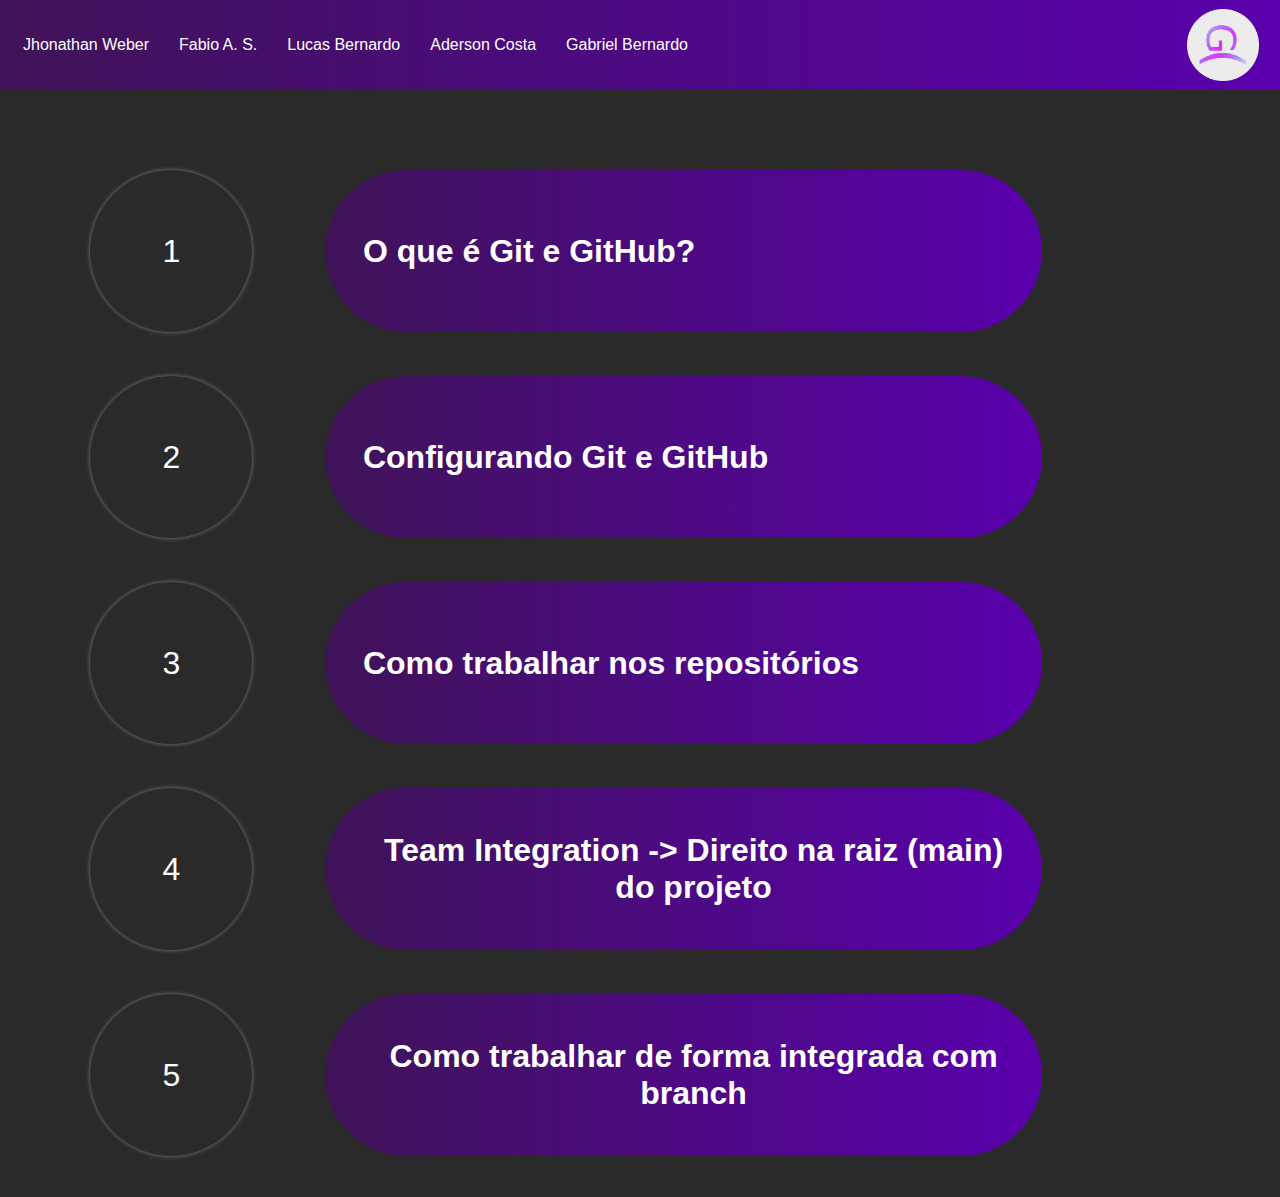
<file: public/index.html>
<!DOCTYPE html>
<html lang="en">
  <head>
    <meta charset="UTF-8" />
    <meta http-equiv="X-UA-Compatible" content="IE=edge" />
    <meta name="viewport" content="width=device-width, initial-scale=1.0" />
    <link rel="stylesheet" href="css/style.css" />
    <title>Checkpoint 1</title>
  </head>
  <body>
    <header>
      <ul>
        <li>Jhonathan Weber</li>
        <li>Fabio A. S.</li>
        <li>Lucas Bernardo</li>
        <li>Aderson Costa</li>
        <li>Gabriel Bernardo</li>
      </ul>
      <div>
        <img src="img/logo4-512px.png" alt="Logo GfutureDevs" />
      </div>
    </header>
    <main>
      <aside>
        <div class="circle">1</div>
        <div class="circle">2</div>
        <div class="circle">3</div>
        <div class="circle">4</div>
        <div class="circle">5</div>
      </aside>
      <article>
        <a href="one.html" target="_blank">
          <h1>O que é <strong>Git e GitHub?</strong></h1>
        </a>
        <a href="two.html" target="_blank">
          <h1>Configurando <strong>Git e GitHub</strong></h1>
        </a>
        <a href="three.html" target="_blank">
          <h1>Como trabalhar nos repositórios</h1>
        </a>
        <a href="four.html" target="_blank">
          <h1>Team Integration -> Direito na raiz (main) do projeto</h1>
        </a>
        <a href="five.html" target="_blank">
          <h1>Como trabalhar de forma integrada com <strong>branch</strong></h1>
        </a>
      </article>
    </main>
  </body>
</html>
</file>
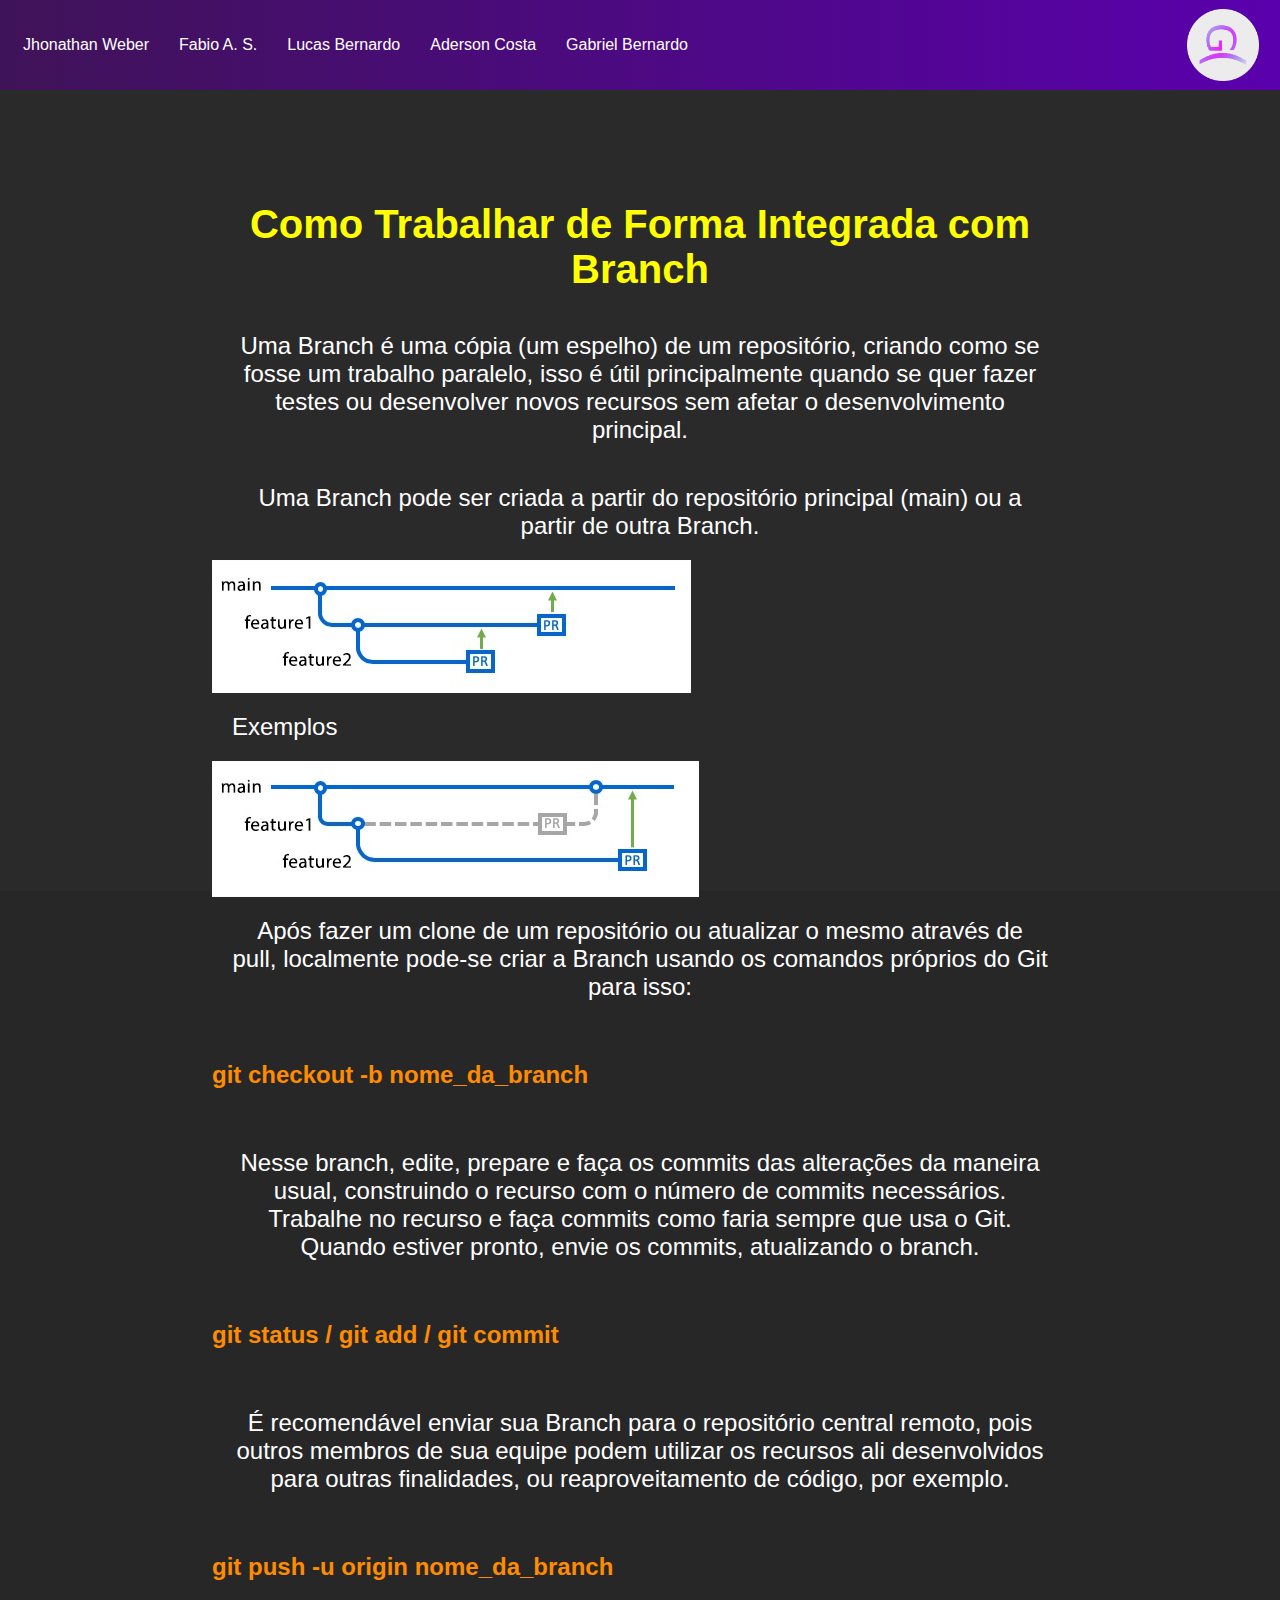
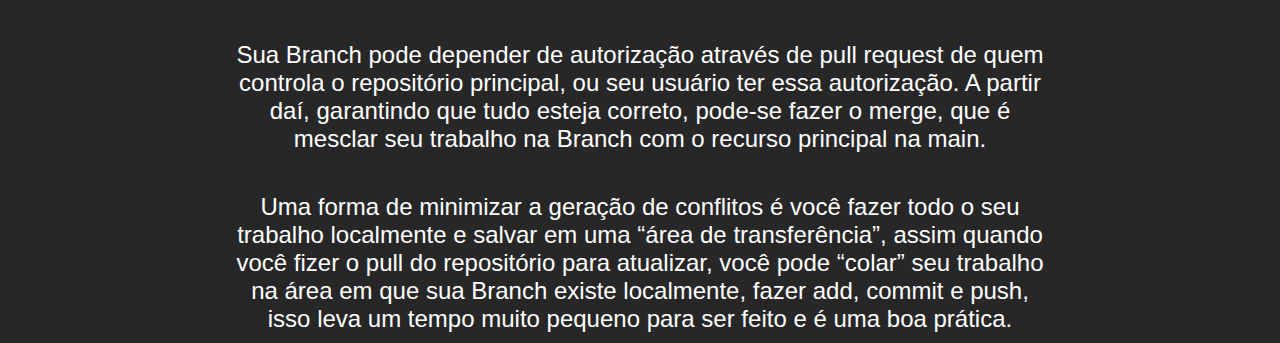
<file: public/five.html>
<!DOCTYPE html>
<html lang="en">
  <head>
    <meta charset="UTF-8" />
    <meta http-equiv="X-UA-Compatible" content="IE=edge" />
    <meta name="viewport" content="width=device-width, initial-scale=1.0" />
    <link rel="stylesheet" href="css/style.css" />
    <link rel="stylesheet" href="css/pagestyle.css">
    <title>Checkpoint 1</title>
  </head>
  <body>
    <header>
      <ul>
        <li>Jhonathan Weber</li>
        <li>Fabio A. S.</li>
        <li>Lucas Bernardo</li>
        <li>Aderson Costa</li>
        <li>Gabriel Bernardo</li>
      </ul>
      <div>
        <img src="img/logo4-512px.png" alt="Logo GfutureDevs" />
      </div>
    </header>
    <main id="pgfive">
        <section>
          <article>
            <h1>Como Trabalhar de Forma Integrada com Branch</h1>
            <p>Uma Branch é uma cópia (um espelho) de um repositório, criando como se fosse um trabalho paralelo, isso é útil principalmente quando se quer fazer testes ou desenvolver novos recursos sem afetar o desenvolvimento principal.</p>
            <p>Uma Branch pode ser criada a partir do repositório principal (main) ou a partir de outra Branch.</p>
            <img src="img/branch1.jpg" alt="Branch_1" />
            <p> Exemplos </p>
            <img src="img/branch2.jpg" alt="Branch_2" />
            <p>Após fazer um clone de um repositório ou atualizar o mesmo através de pull, localmente pode-se criar a Branch usando os comandos próprios do Git para isso:</p>
            <p><h2>git checkout -b nome_da_branch</h2></p>
            <p>Nesse branch, edite, prepare e faça os commits das alterações da maneira usual, construindo o recurso com o número de commits necessários. Trabalhe no recurso e faça commits como faria sempre que usa o Git. Quando estiver pronto, envie os commits, atualizando o branch.</p>
            <p><h2>git status / git add / git commit</h2></p>
            <p>
              É recomendável enviar sua Branch para o repositório central remoto, pois outros membros de sua equipe podem utilizar os recursos ali desenvolvidos para outras finalidades, ou reaproveitamento de código, por exemplo.</p>
            <p><h2>git push -u origin nome_da_branch</h2></p>
            <p>Sua Branch pode depender de autorização através de pull request de quem controla o repositório principal, ou seu usuário ter essa autorização. A partir daí, garantindo que tudo esteja correto, pode-se fazer o merge, que é mesclar seu trabalho na Branch com o recurso principal na main.</p>
            <p>Uma forma de minimizar a geração de conflitos é você fazer todo o seu trabalho localmente e salvar em uma “área de transferência”, assim quando você fizer o pull do repositório para atualizar, você pode  “colar” seu trabalho na área em que sua Branch existe localmente, fazer add, commit e push, isso leva um tempo muito pequeno para ser feito e é uma boa prática.</p>
          </article>
        </section>
    </main>
  </body>
</html>
</file>
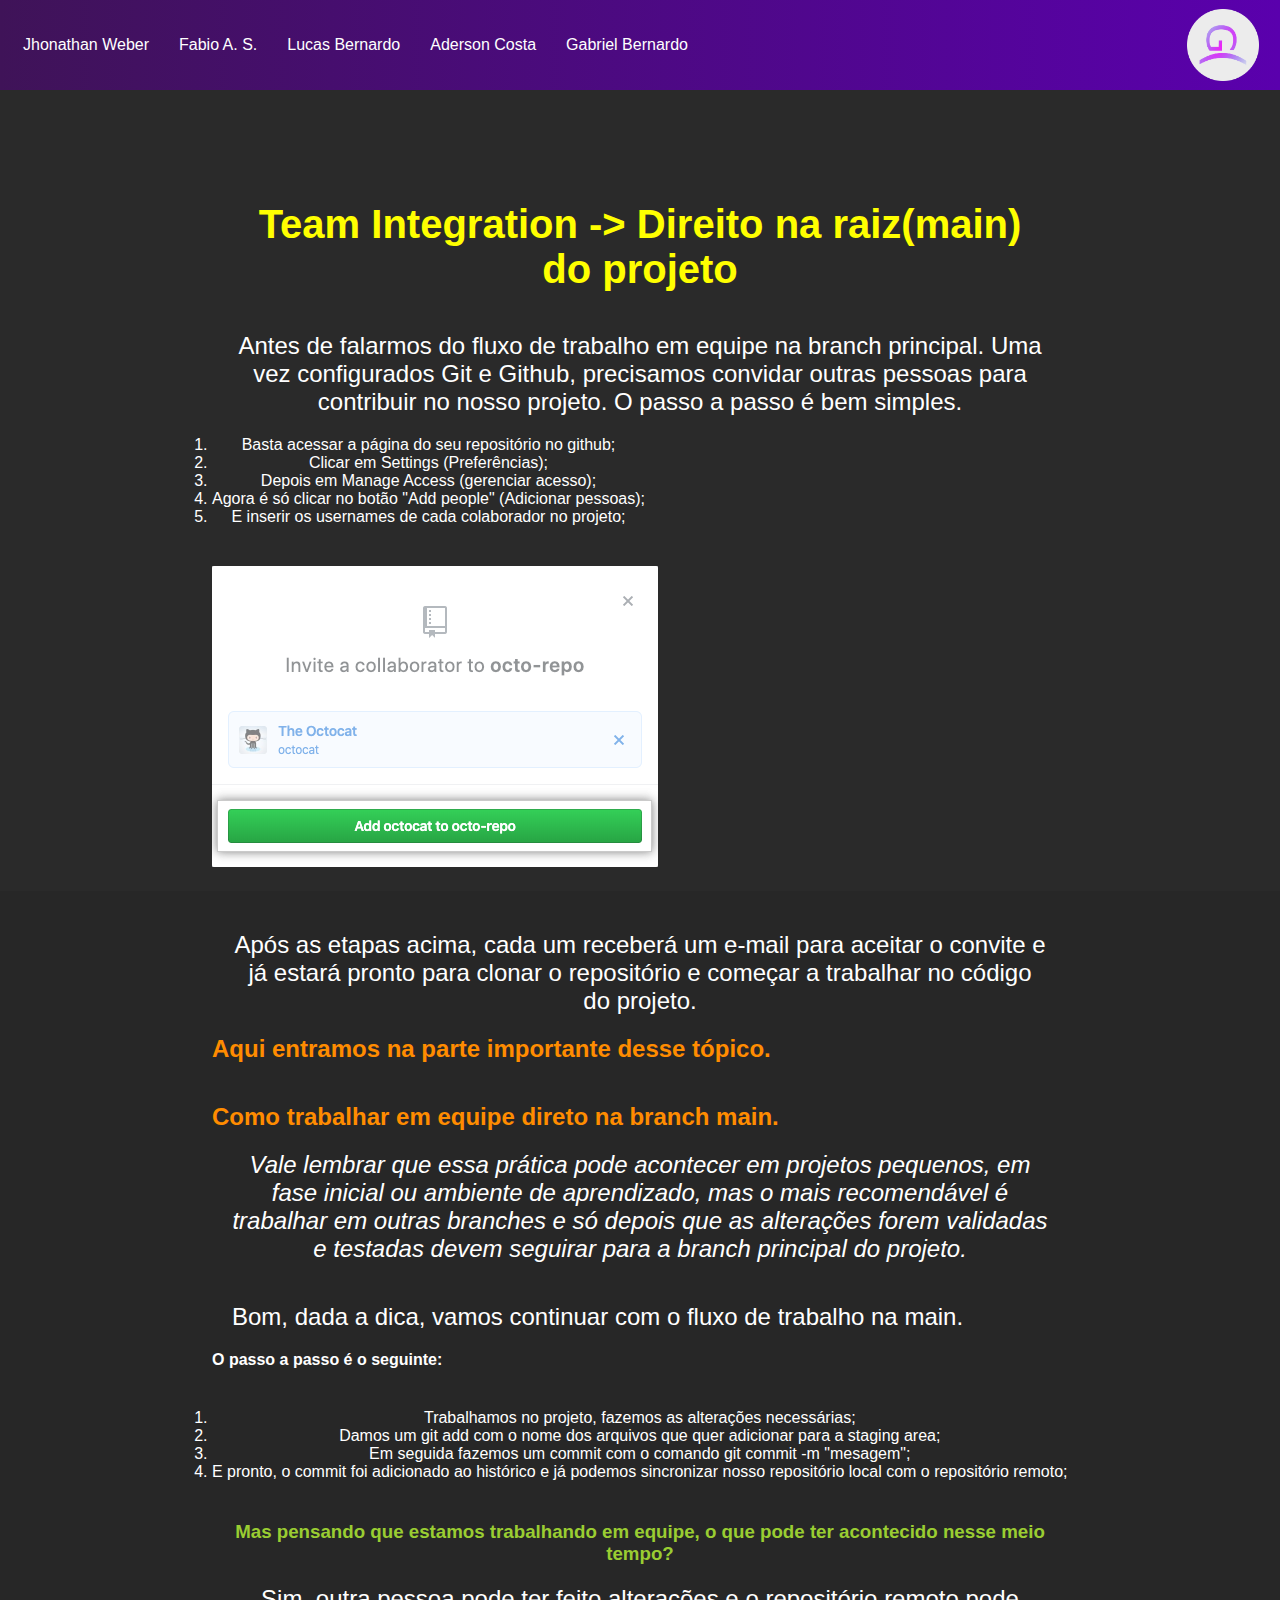
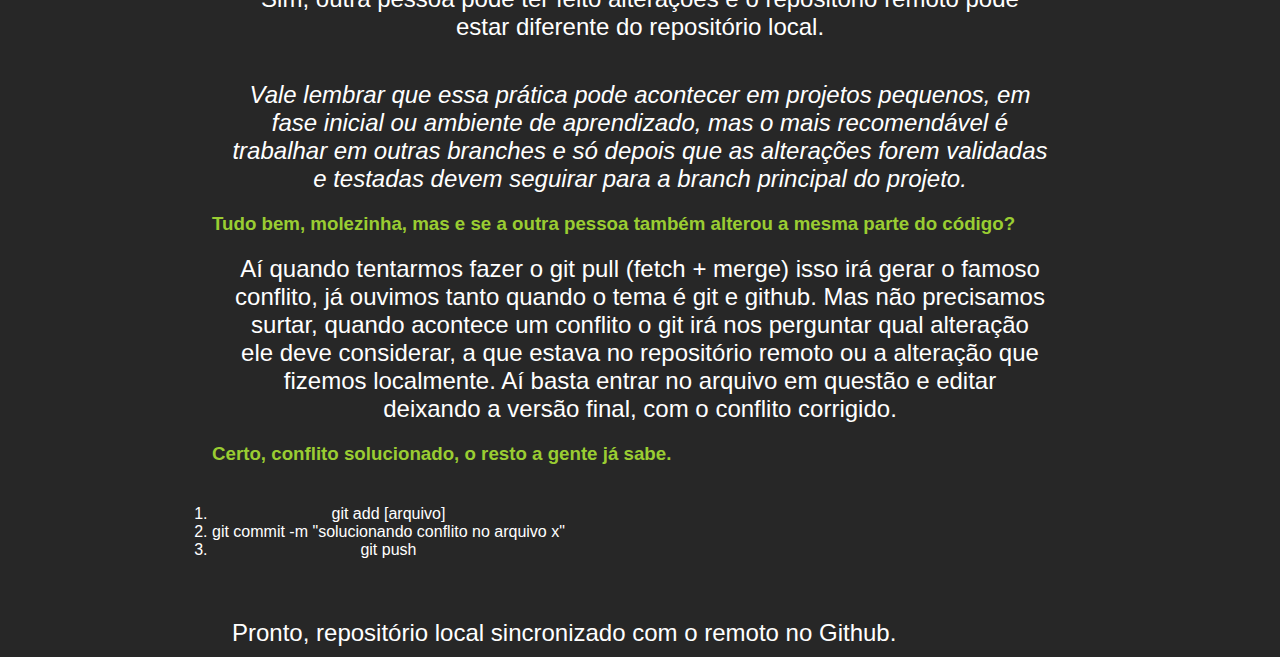
<file: public/four.html>
<!DOCTYPE html>
<html lang="en">
  <head>
    <meta charset="UTF-8" />
    <meta http-equiv="X-UA-Compatible" content="IE=edge" />
    <meta name="viewport" content="width=device-width, initial-scale=1.0" />
    <link rel="stylesheet" href="css/style.css" />
    <link rel="stylesheet" href="css/pagestyle.css">
    <title>Checkpoint 1</title>
  </head>
  <body>
    <header>
      <ul>
        <li>Jhonathan Weber</li>
        <li>Fabio A. S.</li>
        <li>Lucas Bernardo</li>
        <li>Aderson Costa</li>
        <li>Gabriel Bernardo</li>
      </ul>
      <div>
        <img src="img/logo4-512px.png" alt="Logo GfutureDevs" />
      </div>
    </header>
    <main id="pgfour">
        <section>
          <article>
            <h1>Team Integration -> Direito na raiz(main) do projeto</h1>

            <p>Antes de falarmos do fluxo de trabalho em equipe na branch principal. Uma vez configurados Git e Github, precisamos convidar outras pessoas para contribuir no nosso projeto. O passo a passo é bem simples.</p>

            <ol>
                <li>Basta acessar a página do seu repositório no github;</li>
                <li>Clicar em Settings (Preferências);</li>
                <li>Depois em Manage Access (gerenciar acesso);</li>
                <li>Agora é só clicar no botão "Add people" (Adicionar pessoas);</li>
                <li>E inserir os usernames de cada colaborador no projeto;</li>
            </ol>

            <div>
              <p> </p>
                <img src="img/add-collaborator-user-repo.png" alt="Adicionando pessoas ao repositório no Github" />
              <p> </p>
            </div>

            <p>Após as etapas acima, cada um receberá um e-mail para aceitar o convite e já estará pronto para clonar o repositório e começar a trabalhar no código do projeto.</p>


            <h2>Aqui entramos na parte importante desse tópico.</h2>
            <p> </p>
            <h2>Como trabalhar em equipe direto na branch main.</h2>

            <p><em>Vale lembrar que essa prática pode acontecer em projetos pequenos, em fase inicial ou ambiente de aprendizado, mas o mais recomendável é trabalhar em outras branches e só depois que as alterações forem validadas e testadas devem seguirar para a branch principal do projeto.</em></p>

            <p>Bom, dada a dica, vamos continuar com o fluxo de trabalho na main.</p>

            <h4>O passo a passo é o seguinte:</h4>
            <p> </p>
            <ol>
                <li>Trabalhamos no projeto, fazemos as alterações necessárias;</li>
                <li>Damos um git add com o nome dos arquivos que quer adicionar para a staging area;</li>
                <li>Em seguida fazemos um commit com o comando git commit -m "mesagem";</li>
                <li>E pronto, o commit foi adicionado ao histórico e já podemos sincronizar nosso repositório local com o repositório remoto;</li>
            </ol>
            <p> </p>


            <h3>Mas pensando que estamos trabalhando em equipe, o que pode ter acontecido nesse meio tempo?</h3>

            <p>Sim, outra pessoa pode ter feito alterações e o repositório remoto pode estar diferente do repositório local.</p>

            <p><em>Vale lembrar que essa prática pode acontecer em projetos pequenos, em fase inicial ou ambiente de aprendizado, mas o mais recomendável é trabalhar em outras branches e só depois que as alterações forem validadas e testadas devem seguirar para a branch principal do projeto.</em></p>


            <h3>Tudo bem, molezinha, mas e se a outra pessoa também alterou a mesma parte do código?</h3>

            <p>Aí quando tentarmos fazer o git pull (fetch + merge) isso irá gerar o famoso conflito, já ouvimos tanto quando o tema é git e github. Mas não precisamos surtar, quando acontece um conflito o git irá nos perguntar qual alteração ele deve considerar, a que estava no repositório remoto ou a alteração que fizemos localmente. Aí basta entrar no arquivo em questão e editar deixando a versão final, com o conflito corrigido.</p>

            <h3>Certo, conflito solucionado, o resto a gente já sabe.</h3>
            <p> </p>
            <ol>
                <li>git add [arquivo]</li>
                <li>git commit -m "solucionando conflito no arquivo x"</li>
                <li>git push</li>
            </ol>
            <p> </p>

            <p>Pronto, repositório local sincronizado com o remoto no Github.</p>
          </article>
        </section>
    </main>
  </body>
</html>
</file>
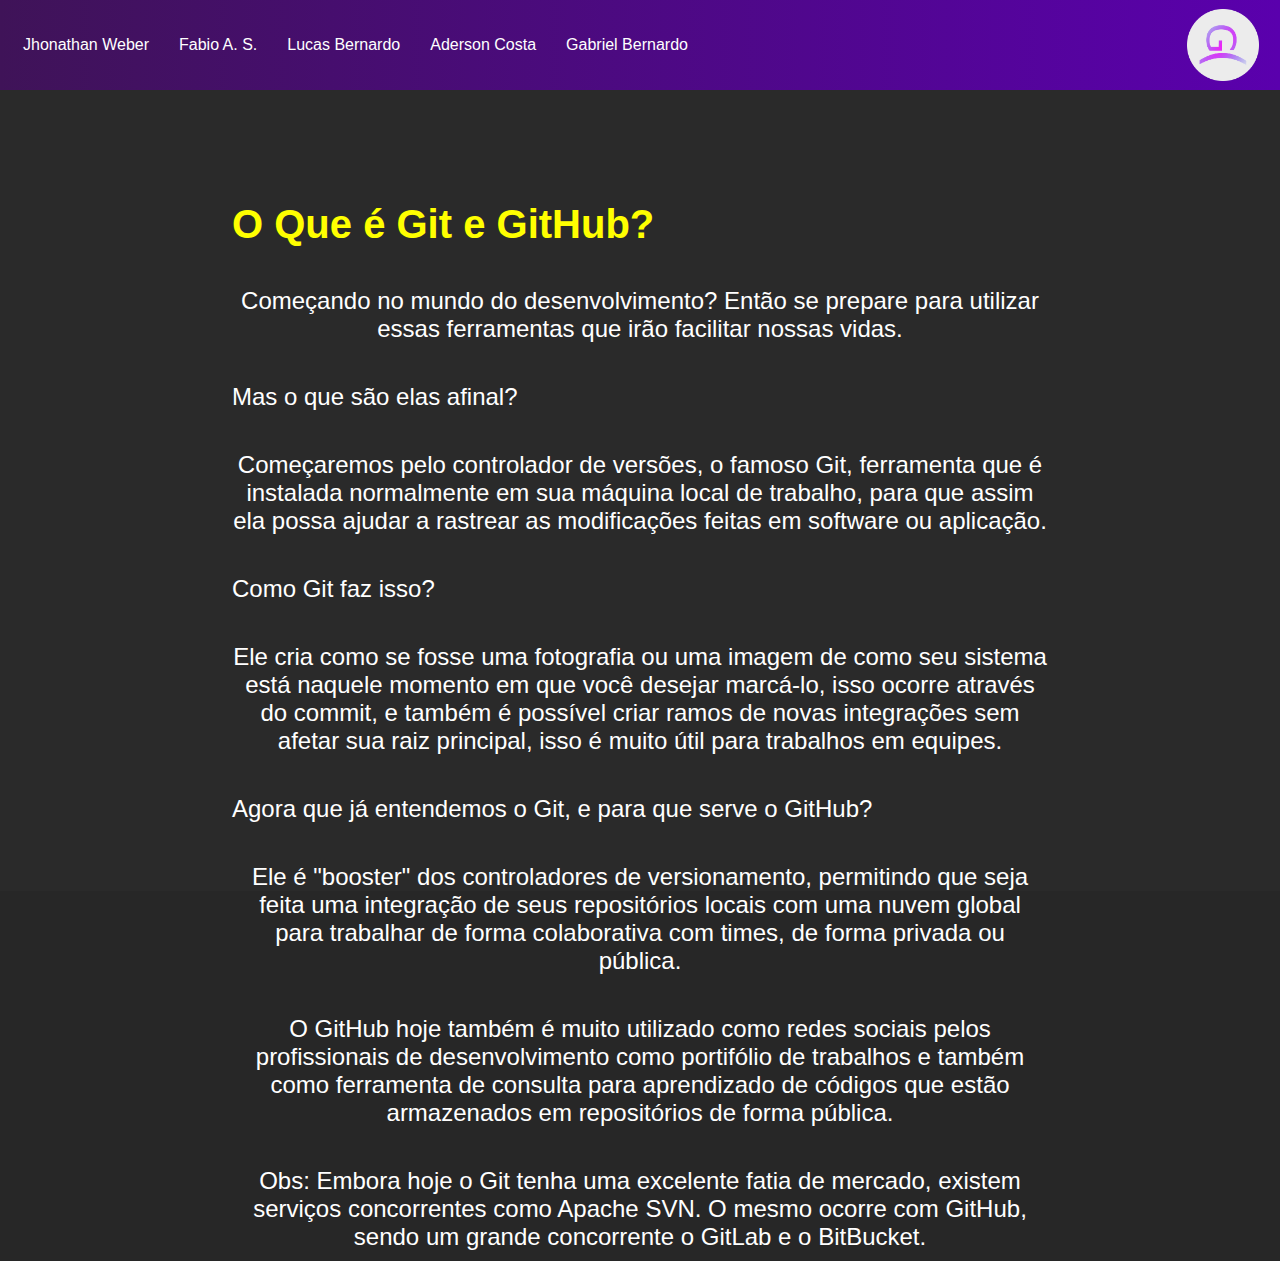
<file: public/one.html>
<!DOCTYPE html>
<html lang="en">
  <head>
    <meta charset="UTF-8" />
    <meta http-equiv="X-UA-Compatible" content="IE=edge" />
    <meta name="viewport" content="width=device-width, initial-scale=1.0" />
    <link rel="stylesheet" href="css/style.css" />
    <link rel="stylesheet" href="css/pagestyle.css">
    <title>Checkpoint 1</title>
  </head>
  <body>
    <header>
      <ul>
        <li>Jhonathan Weber</li>
        <li>Fabio A. S.</li>
        <li>Lucas Bernardo</li>
        <li>Aderson Costa</li>
        <li>Gabriel Bernardo</li>
      </ul>
      <div>
        <img src="img/logo4-512px.png" alt="Logo GfutureDevs" />
      </div>
    </header>
    <main id="pgone">
        <section>
          <article>
            <h1>O Que é Git e GitHub?</h1>
            <p>Começando no mundo do desenvolvimento? Então se prepare para utilizar essas ferramentas que irão facilitar nossas vidas.</p>
            <p>Mas o que são elas afinal?</p>
            <p>Começaremos pelo controlador de versões, o famoso Git, ferramenta que é instalada normalmente em sua máquina local de trabalho, para que assim ela possa ajudar a rastrear as modificações feitas em software ou aplicação.</p>
            <p>Como Git faz isso?</p>
            <p>Ele cria como se fosse uma fotografia ou uma imagem de como seu sistema está naquele momento em que você desejar marcá-lo, isso ocorre através do commit, e também é possível criar ramos de novas integrações sem afetar sua raiz principal, isso é muito útil para trabalhos em equipes.</p>
            <p>Agora que já entendemos o Git, e para que serve o GitHub?</p>
            <p>Ele é "booster" dos controladores de versionamento, permitindo que seja feita uma integração de seus repositórios locais com uma nuvem global para trabalhar de forma colaborativa com times, de forma privada ou pública.</p>
            <p>O GitHub hoje também é muito utilizado como redes sociais pelos profissionais de desenvolvimento como portifólio de trabalhos e também como ferramenta de consulta para aprendizado de códigos que estão armazenados em repositórios de forma pública.</p>
            <p>Obs: Embora hoje o Git tenha uma excelente fatia de mercado, existem serviços concorrentes como Apache SVN. O mesmo ocorre com GitHub, sendo um grande concorrente o GitLab e o BitBucket.</p>
          </article>
        </section>
    </main>
  </body>
</html>
</file>
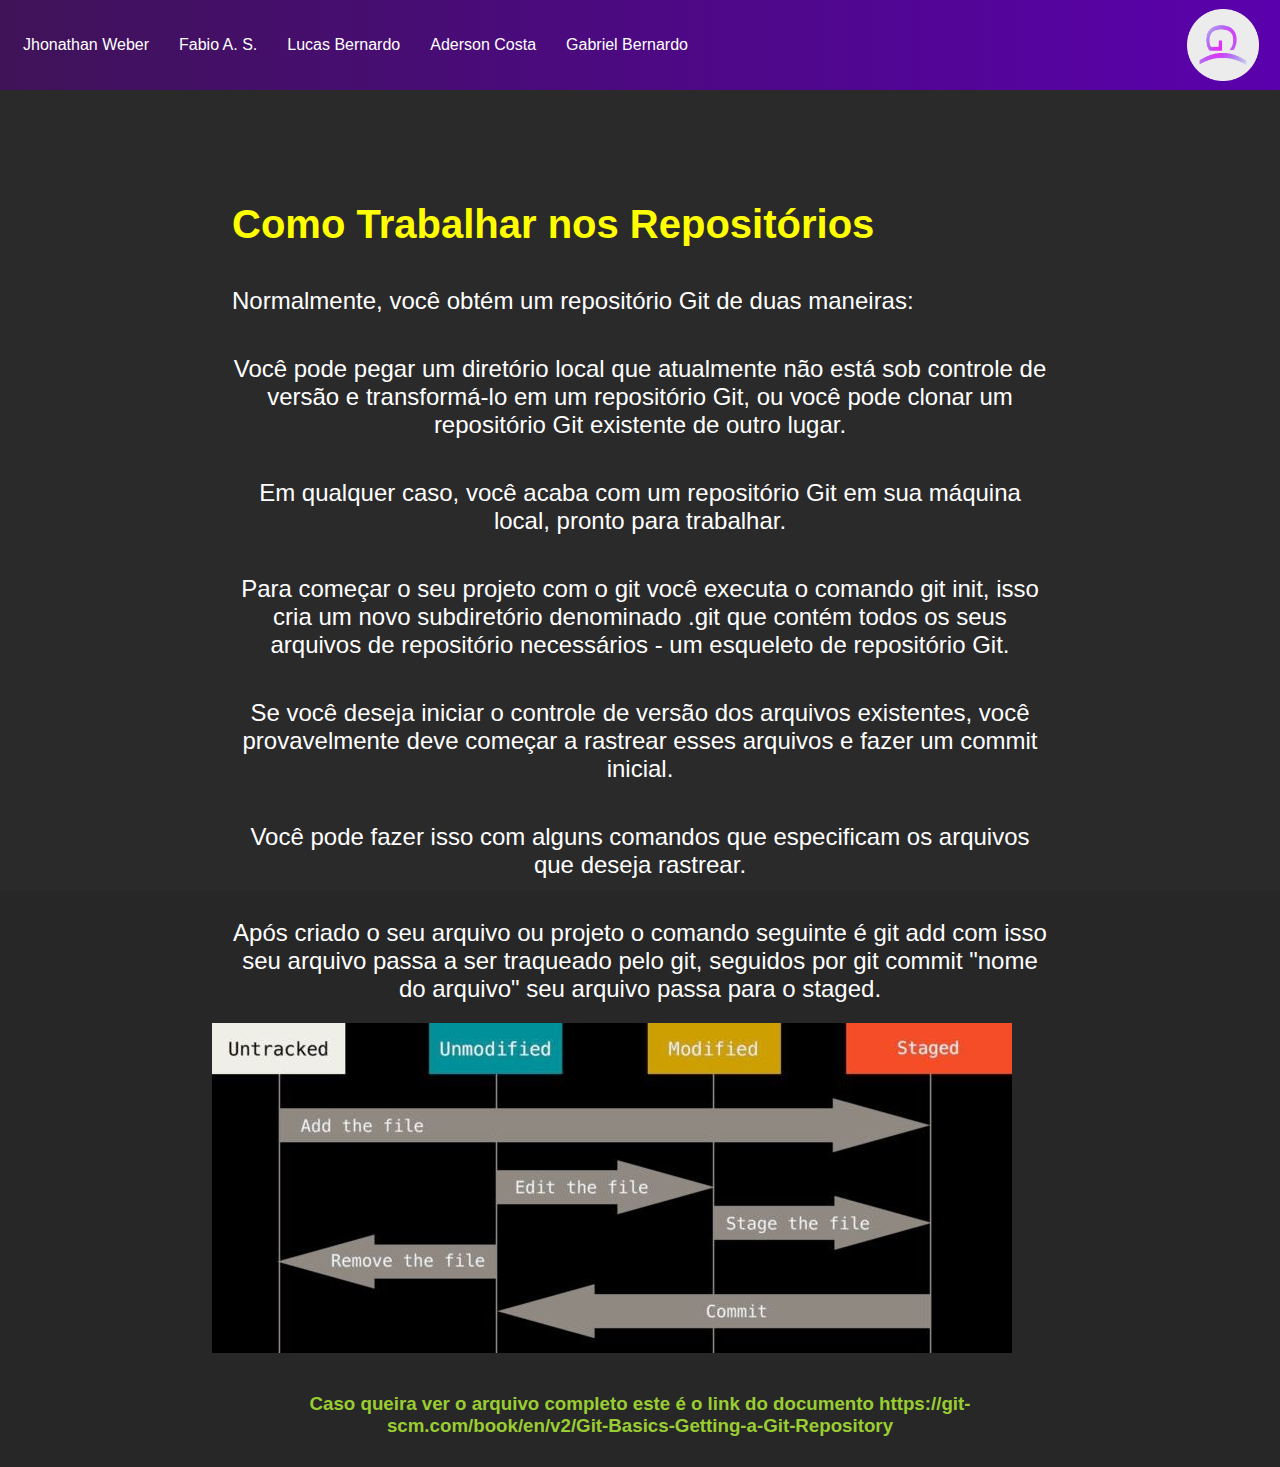
<file: public/three.html>
<!DOCTYPE html>
<html lang="en">
  <head>
    <meta charset="UTF-8" />
    <meta http-equiv="X-UA-Compatible" content="IE=edge" />
    <meta name="viewport" content="width=device-width, initial-scale=1.0" />
    <link rel="stylesheet" href="css/style.css" />
    <link rel="stylesheet" href="css/pagestyle.css">
    <title>Checkpoint 1</title>
  </head>
  <body>
    <header>
      <ul>
        <li>Jhonathan Weber</li>
        <li>Fabio A. S.</li>
        <li>Lucas Bernardo</li>
        <li>Aderson Costa</li>
        <li>Gabriel Bernardo</li>
      </ul>
      <div>
        <img src="img/logo4-512px.png" alt="Logo GfutureDevs" />
      </div>
    </header>
    <main id="pgthree">
        <section>
          <article>
            <h1>Como Trabalhar nos Repositórios</h1>
            <p>Normalmente, você obtém um repositório Git de duas maneiras:</p>
            <p>Você pode pegar um diretório local que atualmente não está sob controle de versão e transformá-lo em um repositório Git, ou você pode clonar um repositório Git existente de outro lugar. </p>
            <p>Em qualquer caso, você acaba com um repositório Git em sua máquina local, pronto para trabalhar.</p>
            <p>Para começar o seu projeto com o git você executa o comando git init, isso cria um novo subdiretório denominado .git que contém todos os seus arquivos de repositório necessários - um esqueleto de repositório Git. </p>
            <p>Se você deseja iniciar o controle de versão dos arquivos existentes, você provavelmente deve começar a rastrear esses arquivos e fazer um commit inicial.</p>
            <p>Você pode fazer isso com alguns comandos que especificam os arquivos que deseja rastrear.</p>
            <p>Após criado o seu arquivo ou projeto o comando seguinte é git add com isso seu arquivo passa a ser traqueado pelo git, seguidos por git commit "nome do arquivo" seu arquivo passa para o staged.</p>
            <img src="img/repo3.jpg" alt="Rastreamento Arquivos Git" />
            <p><h3>Caso queira ver o arquivo completo este é o link do documento https://git-scm.com/book/en/v2/Git-Basics-Getting-a-Git-Repository</h3></p>
          </article>
        </section>
    </main>
  </body>
</html>
</file>
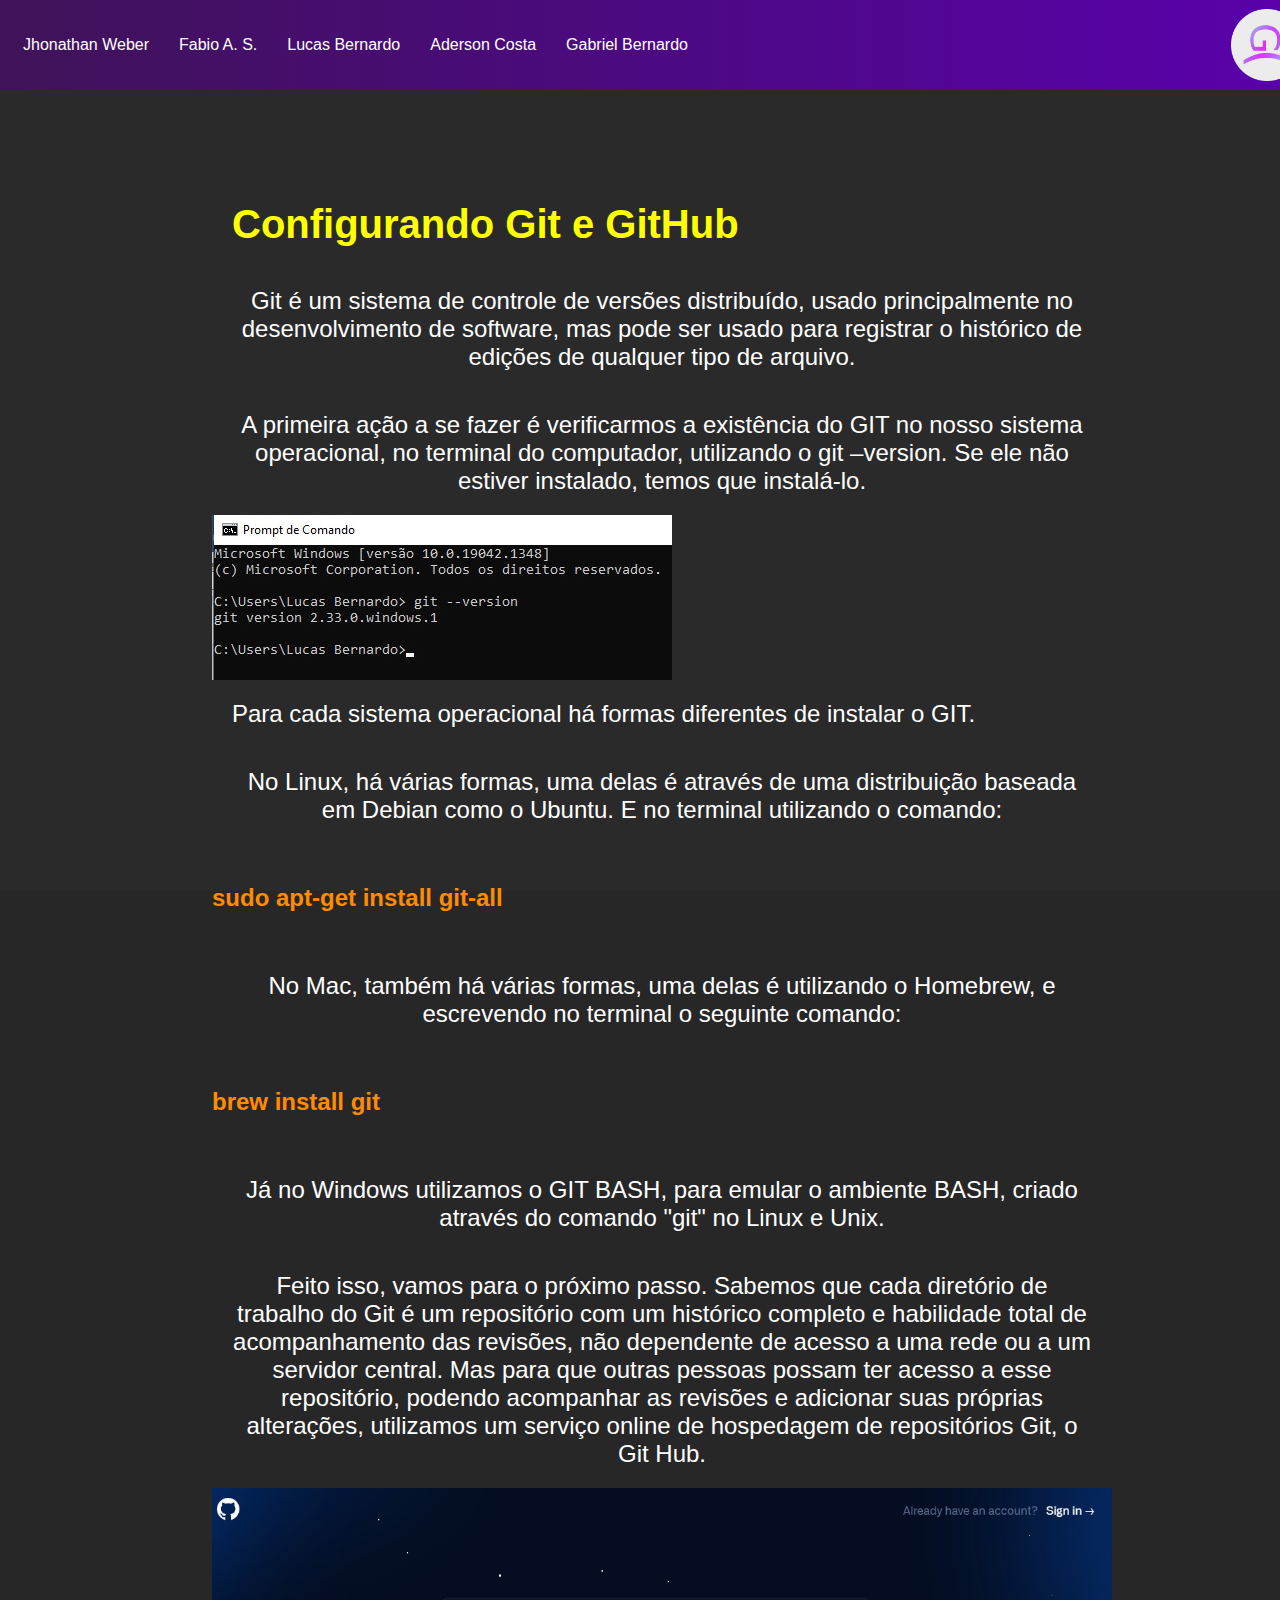
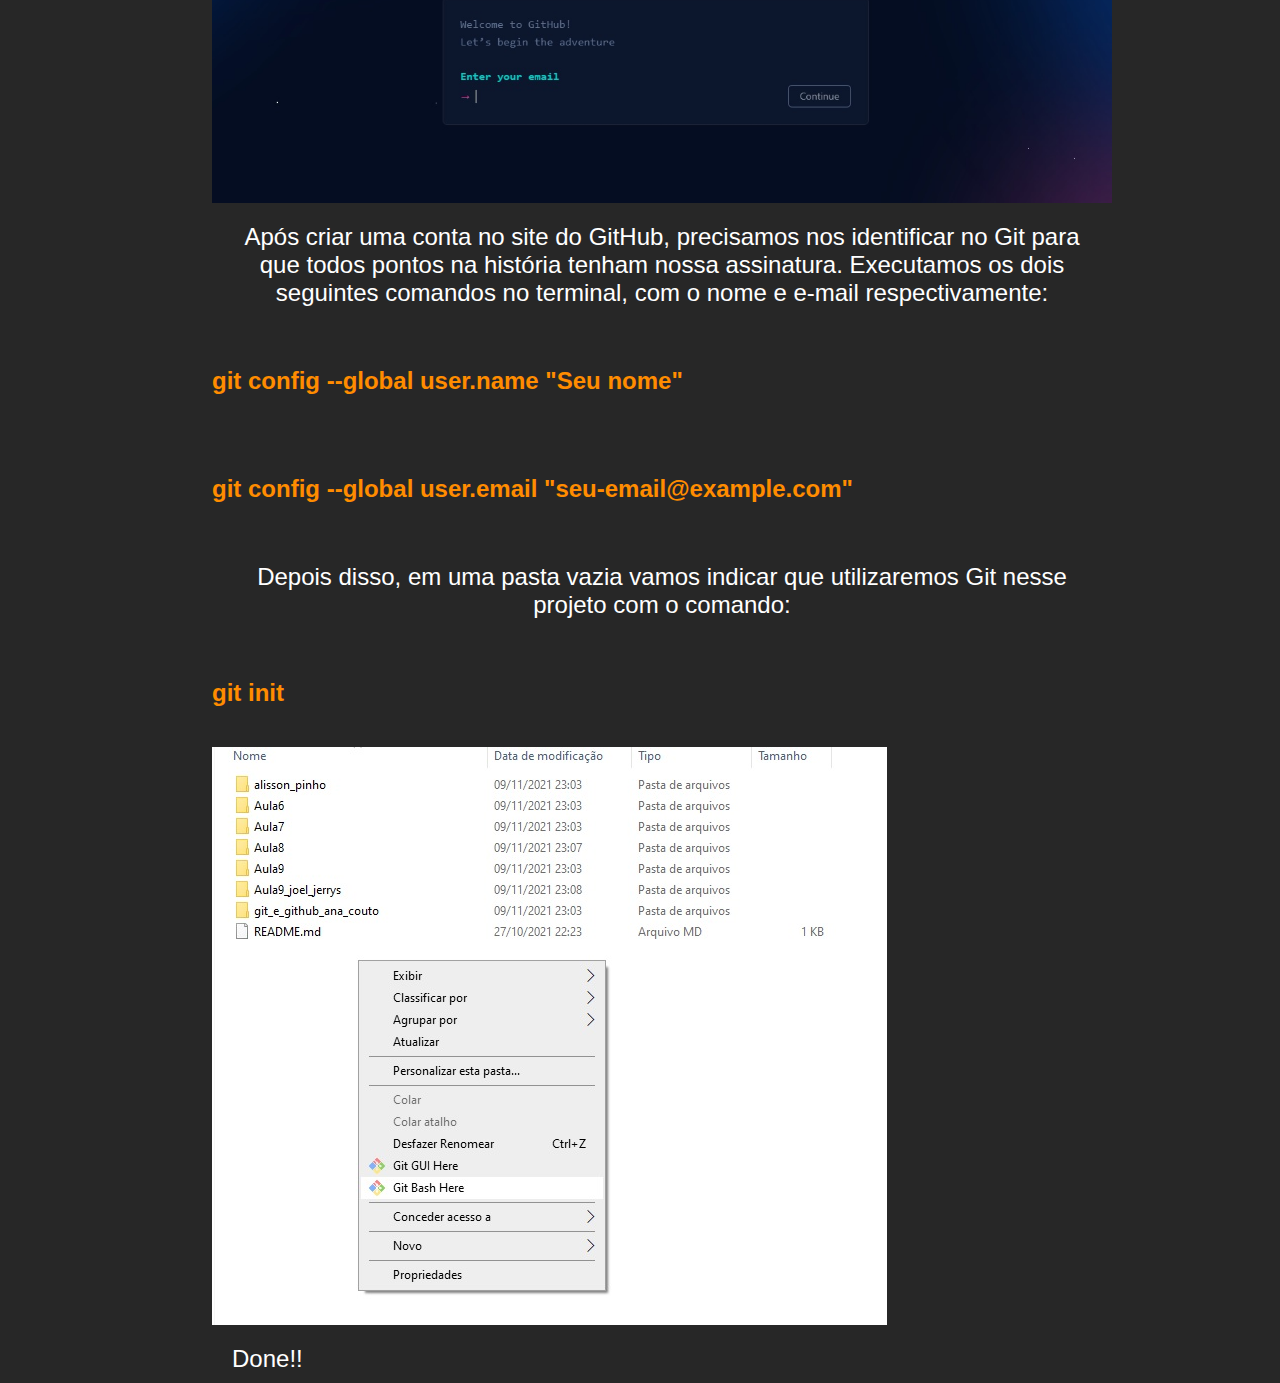
<file: public/two.html>
<!DOCTYPE html>
<html lang="en">
  <head>
    <meta charset="UTF-8" />
    <meta http-equiv="X-UA-Compatible" content="IE=edge" />
    <meta name="viewport" content="width=device-width, initial-scale=1.0" />
    <link rel="stylesheet" href="css/style.css" />
    <link rel="stylesheet" href="css/pagestyle.css">
    <title>Checkpoint 1</title>
  </head>
  <body>
    <header>
      <ul>
        <li>Jhonathan Weber</li>
        <li>Fabio A. S.</li>
        <li>Lucas Bernardo</li>
        <li>Aderson Costa</li>
        <li>Gabriel Bernardo</li>
      </ul>
      <div>
        <img src="img/logo4-512px.png" alt="Logo GfutureDevs" />
      </div>
    </header>
    <main id="pgtwo">
        <section>
          <article>
            <h1>Configurando Git e GitHub</h1>
            <p>Git é um sistema de controle de versões distribuído, usado principalmente no desenvolvimento de software, mas pode ser usado para registrar o histórico de edições de qualquer tipo de arquivo.</p>
            <p>A primeira ação a se fazer é verificarmos a existência do GIT no nosso sistema operacional, no terminal do computador, utilizando o git –version. Se ele não estiver instalado, temos que instalá-lo.</p>
            <img src="img/prompt1.jpg" alt="Prompt Git">
            <p>Para cada sistema operacional há formas diferentes de instalar o GIT.</p>
            <p>No Linux, há várias formas, uma delas é através de uma distribuição baseada em Debian como o Ubuntu. E no terminal utilizando o comando:</p>
            <p><h2>sudo apt-get install git-all</h2></p>
            <p>No Mac, também há várias formas, uma delas é utilizando o Homebrew, e escrevendo no terminal o seguinte comando:</p>
            <p><h2>brew install git</h2></p>
            <p>Já no Windows utilizamos o GIT BASH, para emular o ambiente BASH, criado através do comando "git" no Linux e Unix.</p>
            <p>Feito isso, vamos para o próximo passo. Sabemos que cada diretório de trabalho do Git é um repositório com um histórico completo e habilidade total de acompanhamento das revisões, não dependente de acesso a uma rede ou a um servidor central. Mas para que outras pessoas possam ter acesso a esse repositório, podendo acompanhar as revisões e adicionar suas próprias alterações, utilizamos um serviço online de hospedagem de repositórios Git, o Git Hub.</p>
            <img src="img/github1.jpg" alt="Tela Login GitHub">
            <p>Após criar uma conta no site do GitHub, precisamos nos identificar no Git para que todos pontos na história tenham nossa assinatura. Executamos os dois seguintes comandos no terminal, com o nome e e-mail respectivamente:</p>
            <p><h2>git config --global user.name "Seu nome"</h2></p>
            <p><h2>git config --global user.email "seu-email@example.com"</h2></p>
            <p>Depois disso, em uma pasta vazia vamos indicar que utilizaremos Git nesse projeto com o comando:</p>
            <p><h2>git init</h2></p>
            <img src="img/diretorio1.jpg" alt="Diretório de Pastas">
            <p>Done!!</p>
          </article>
        </section>
    </main>
  </body>
</html>
</file>
<file: public/css/style.css>
* {
  box-sizing: border-box;
  margin: 0;
  padding: 0;
  scroll-behavior: smooth;
  text-align: center;
  font-family: Arial, Helvetica, sans-serif;
  color: white;
}

body {
  width: 100%;
  display: grid;
  grid-template-areas:
    "h h h"
    "m m m";
  background-color: rgb(39, 39, 39);
}

header {
  grid-area: h;
  background: linear-gradient(90deg, #3f1358 0%, rgb(90, 0, 173) 100%);

  height: 10vh;
  min-height: 60px;
  padding: 8px;
  display: flex;
  align-items: center;
  justify-content: space-between;
}

header > ul {
  list-style: none;
  display: flex;
  flex-direction: row;
}

header > ul > li {
  margin: 10px;
  padding: 5px;
}

header > div {
  width: 8vh;
  margin-right: 1vw;
  display: flex;
  align-items: center;
}

header > div > img {
  width: 100%;
}

main {
  grid-area: m;
  display: grid;
  grid-template-areas: "a ac ac";
  background-color: rgb(42, 42, 42);
  padding: 3%;
}

aside {
  grid-area: a;
  /* background-color: red; */
  height: 100%;
  margin: 20px;
  display: flex;
  flex-direction: column;
  align-items: center;
  justify-content: space-around;
}

aside > div {
  display: flex;
  align-items: center;
  justify-content: center;
  margin: 2vh;
  font-size: xx-large;
}

article {
  grid-area: ac;
  margin: 20px;
  height: 100%;
  display: flex;
  flex-direction: column;
  align-items: start;
  justify-content: space-around;
}

a:link,
a:hover,
a:focus,
a:visited,
a:active {
  text-decoration: none;
  border-radius: 120px;
  padding: 2vh;
  padding-left: 3vw;
  width: 80%;
  height: 18vh;
  display: flex;
  background: linear-gradient(90deg, #3f1358 0%, rgb(90, 0, 173) 100%);
  /* background-color: red; */
  align-items: center;
  font-size: 1rem;
}




/* classes especiais */

.circle {
  width: 18vh;
  height: 18vh;
  border-radius: 100%;
  box-shadow: 0px 0px 4px rgba(255, 255, 255, 0.4);
}
</file>
<file: public/css/pagestyle.css>
#pgone,
#pgtwo,
#pgthree,
#pgfour,
#pgfive {
  display: flex;
  flex-direction: column;
  height: 89vh;
  padding: 8vh 15vw 8vh 15vw;
}

#pgone > section,
#pgtwo > section,
#pgthree > section,
#pgfour > section,
#pgfive > section {
  height: 100%;
}

#pgone > section > article,
#pgtwo > section > article,
#pgthree > section > article,
#pgfour > section > article,
#pgfive > section > article {
  justify-content: start;
}


p, h1 {
    margin: 10px;
    padding: 10px;
}


h1 {
  font-size: 2.5rem;
  color: yellow;
}
p {
  font-size: 1.5rem;
}

h3 {
  color: yellowgreen
}

h2 {
  color: darkorange;
}

img {
  max-width: 100vh;
}
</file>
